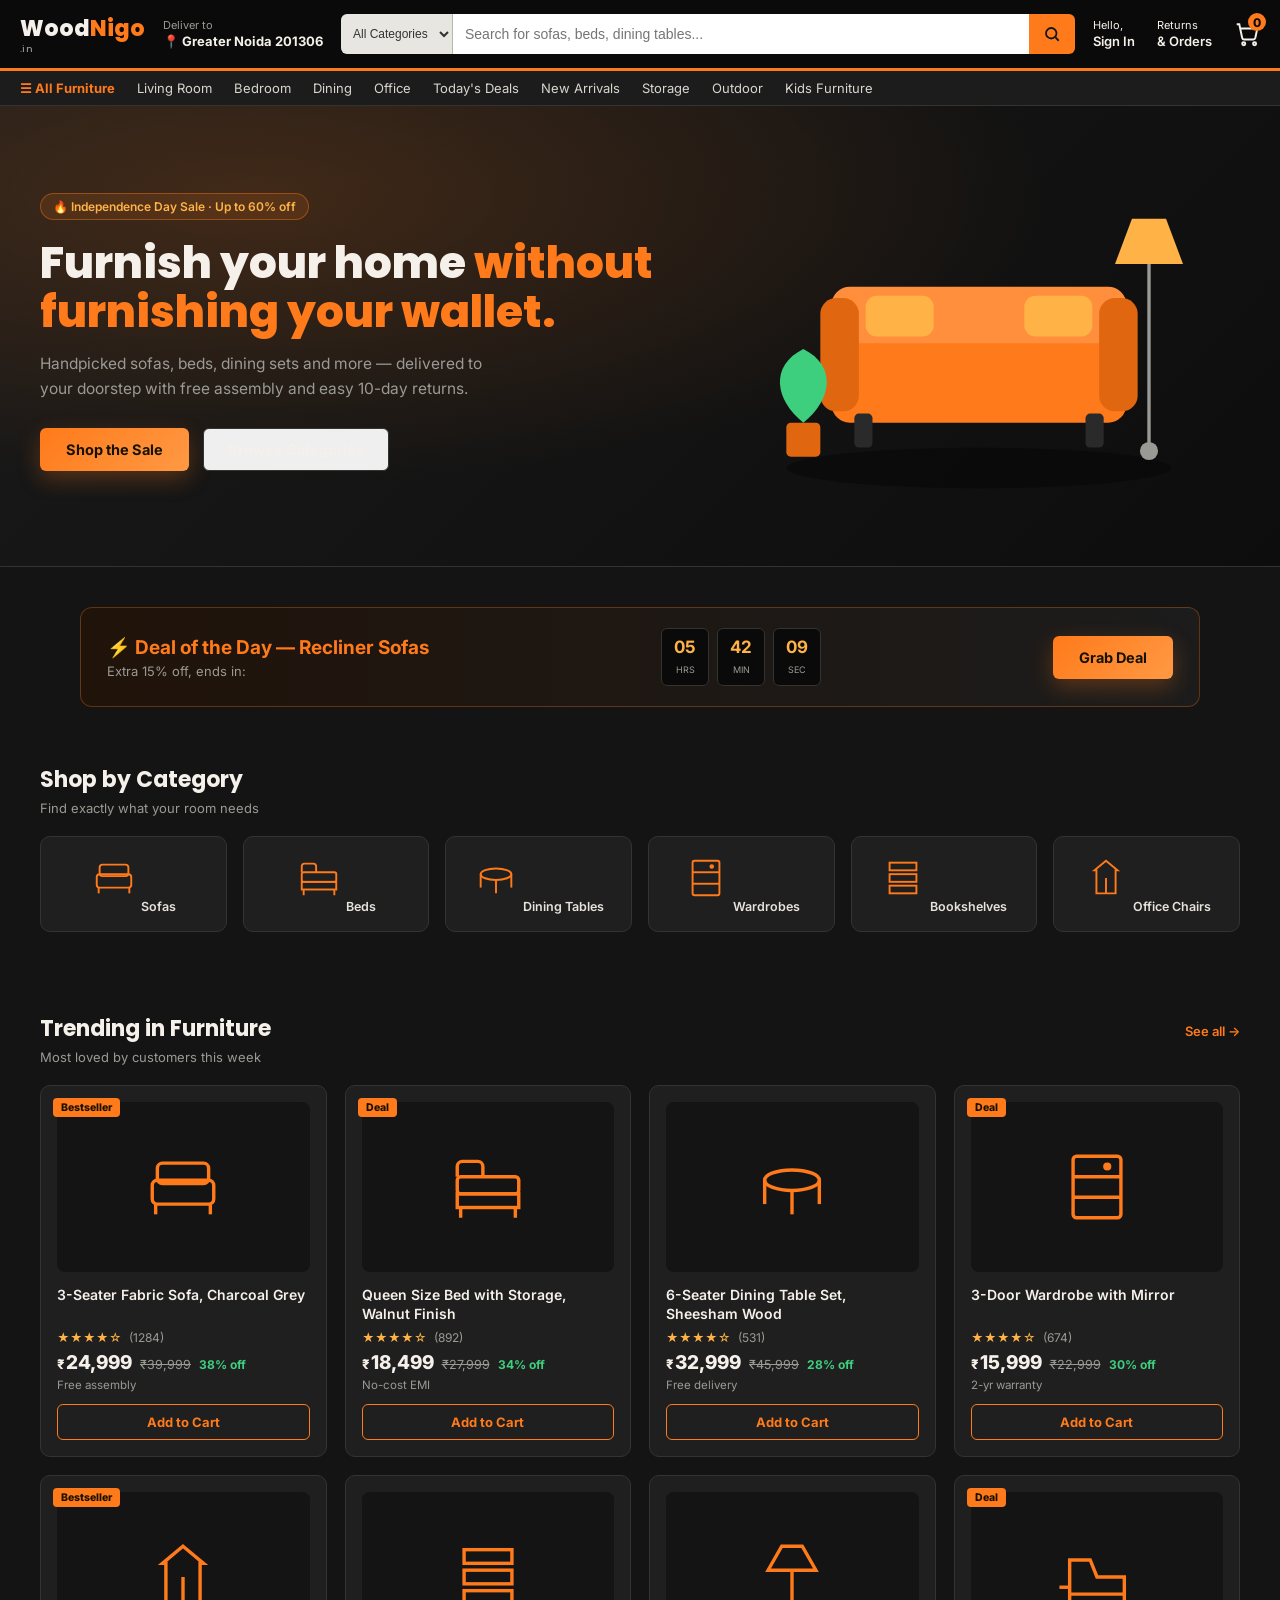
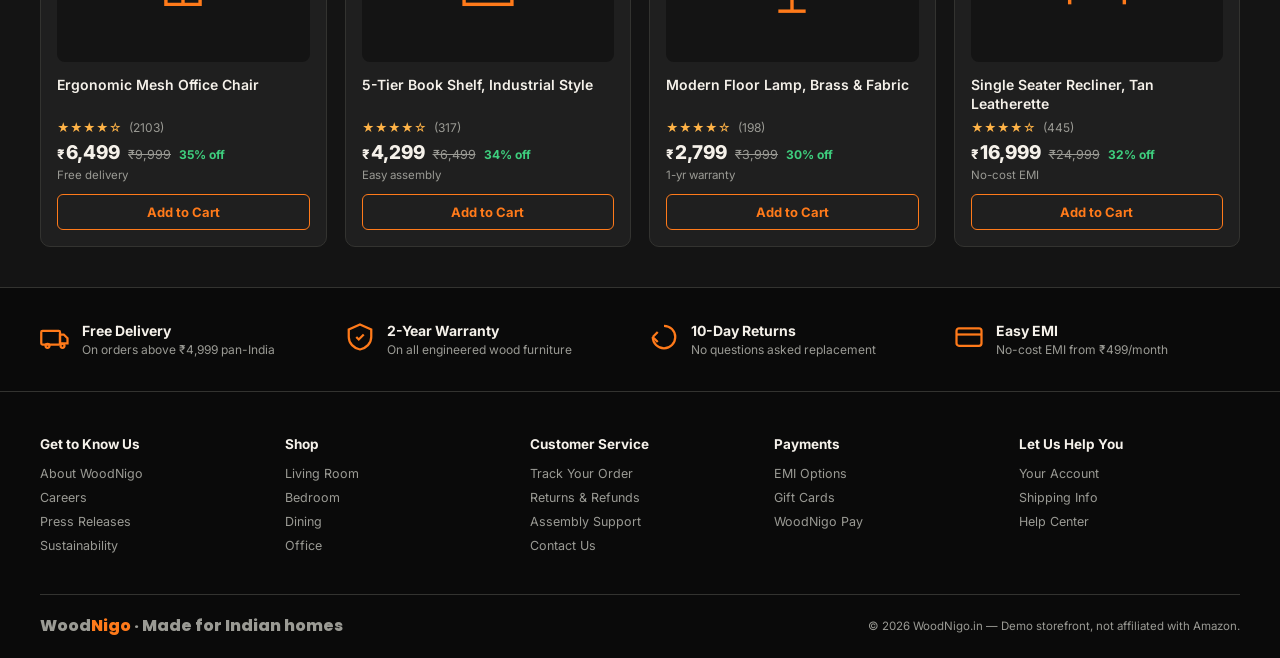
<file: index.html>
<!DOCTYPE html>
<html lang="en">
<head>
<meta charset="UTF-8">
<meta name="viewport" content="width=device-width, initial-scale=1.0">
  <meta name="description" content="WoodNigo furniture storefront theme">
<title>WoodNigo — Furniture for Every Home</title>
<link rel="preconnect" href="https://fonts.googleapis.com">
<link href="https://fonts.googleapis.com/css2?family=Poppins:wght@500;600;700;800&family=Inter:wght@400;500;600&display=swap" rel="stylesheet">
  <link rel="stylesheet" href="assets/style.css">
</head>
<body>

<!-- TOP BAR -->
<div class="topbar">
  <div class="logo" onclick="window.scrollTo({top:0,behavior:'smooth'})">
    <div>
      <div><span class="b1">Wood</span><span class="b2">Nigo</span></div>
      <div class="logo-tag">.in</div>
    </div>
  </div>
  <div class="deliver">
    <span>Deliver to</span>
    <strong>📍 Greater Noida 201306</strong>
  </div>
  <div class="searchbar">
    <select>
      <option>All Categories</option>
      <option>Sofas</option>
      <option>Beds</option>
      <option>Dining</option>
      <option>Storage</option>
    </select>
    <input type="text" placeholder="Search for sofas, beds, dining tables...">
    <button aria-label="Search">
      <svg width="18" height="18" viewBox="0 0 24 24" fill="none" stroke="#141414" stroke-width="2.4"><circle cx="11" cy="11" r="7"/><line x1="21" y1="21" x2="16.65" y2="16.65"/></svg>
    </button>
  </div>
  <div class="navlinks">
    <div class="navitem"><span>Hello,</span><strong>Sign In</strong></div>
    <div class="navitem"><span>Returns</span><strong>& Orders</strong></div>
    <div class="cart" onclick="toggleCart(true)">
      <svg width="26" height="26" viewBox="0 0 24 24" fill="none" stroke="#F5F1EA" stroke-width="1.8"><circle cx="9" cy="21" r="1.4"/><circle cx="19" cy="21" r="1.4"/><path d="M2.5 3h2.4l2.6 12.4a2 2 0 0 0 2 1.6h8.2a2 2 0 0 0 2-1.5L21.5 7H6"/></svg>
      <span class="cart-count" id="cartCount">0</span>
    </div>
  </div>
</div>

<!-- CATEGORY STRIP -->
<div class="catstrip">
  <a class="all">☰ All Furniture</a>
  <a href="#categories">Living Room</a>
  <a href="#categories">Bedroom</a>
  <a href="#categories">Dining</a>
  <a href="#categories">Office</a>
  <a href="#deals">Today's Deals</a>
  <a href="#categories">New Arrivals</a>
  <a href="#categories">Storage</a>
  <a href="#categories">Outdoor</a>
  <a href="#categories">Kids Furniture</a>
</div>

<!-- HERO -->
<section class="hero">
  <div>
    <div class="hero-eyebrow">🔥 Independence Day Sale · Up to 60% off</div>
    <h1>Furnish your home <span>without furnishing your wallet.</span></h1>
    <p>Handpicked sofas, beds, dining sets and more — delivered to your doorstep with free assembly and easy 10-day returns.</p>
    <div class="hero-ctas">
      <button class="btn-primary" onclick="document.getElementById('deals').scrollIntoView({behavior:'smooth'})">Shop the Sale</button>
      <button class="btn-ghost" onclick="document.getElementById('categories').scrollIntoView({behavior:'smooth'})">Browse Categories</button>
    </div>
  </div>
  <div class="hero-visual">
    <svg viewBox="0 0 400 300" fill="none">
      <ellipse cx="200" cy="270" rx="170" ry="18" fill="#000" opacity="0.35"/>
      <!-- sofa -->
      <rect x="70" y="140" width="260" height="90" rx="16" fill="#FF7A1A"/>
      <rect x="70" y="110" width="260" height="50" rx="16" fill="#ff8f3d"/>
      <rect x="60" y="120" width="34" height="100" rx="14" fill="#e0670f"/>
      <rect x="306" y="120" width="34" height="100" rx="14" fill="#e0670f"/>
      <rect x="100" y="118" width="60" height="36" rx="10" fill="#ffb347"/>
      <rect x="240" y="118" width="60" height="36" rx="10" fill="#ffb347"/>
      <rect x="90" y="222" width="16" height="30" rx="4" fill="#2a2a2a"/>
      <rect x="294" y="222" width="16" height="30" rx="4" fill="#2a2a2a"/>
      <!-- lamp -->
      <line x1="350" y1="250" x2="350" y2="90" stroke="#9a9a94" stroke-width="3"/>
      <path d="M320 90 L380 90 L365 50 L335 50 Z" fill="#FFB347"/>
      <circle cx="350" cy="255" r="8" fill="#9a9a94"/>
      <!-- plant -->
      <rect x="30" y="230" width="30" height="30" rx="4" fill="#e0670f"/>
      <path d="M45 230 C20 210 15 180 45 165 C75 180 70 210 45 230" fill="#3ecf7e"/>
    </svg>
  </div>
</section>

<!-- DEAL STRIP -->
<div class="section" style="padding-bottom:8px;" id="deals">
  <div class="deal-strip">
    <div class="txt">
      <strong>⚡ Deal of the Day — Recliner Sofas</strong>
      <p>Extra 15% off, ends in:</p>
    </div>
    <div class="timer">
      <div><b id="hh">05</b><small>HRS</small></div>
      <div><b id="mm">42</b><small>MIN</small></div>
      <div><b id="ss">10</b><small>SEC</small></div>
    </div>
    <button class="btn-primary" onclick="document.getElementById('bestsellers').scrollIntoView({behavior:'smooth'})">Grab Deal</button>
  </div>
</div>

<!-- CATEGORY GRID -->
<section class="section" id="categories">
  <div class="section-head">
    <div>
      <h2>Shop by Category</h2>
      <div class="sub">Find exactly what your room needs</div>
    </div>
  </div>
  <div class="catgrid">
    <div class="catcard">
      <svg viewBox="0 0 48 48" fill="none" stroke="#FF7A1A" stroke-width="2"><rect x="6" y="20" width="36" height="14" rx="3"/><rect x="9" y="10" width="30" height="12" rx="3"/><line x1="8" y1="34" x2="8" y2="40"/><line x1="40" y1="34" x2="40" y2="40"/></svg>
      <span>Sofas</span>
    </div>
    <div class="catcard">
      <svg viewBox="0 0 48 48" fill="none" stroke="#FF7A1A" stroke-width="2"><rect x="6" y="18" width="36" height="10" rx="2"/><rect x="6" y="28" width="36" height="8"/><line x1="8" y1="36" x2="8" y2="42"/><line x1="40" y1="36" x2="40" y2="42"/><path d="M6 18 v-6 a3 3 0 0 1 3-3 h9 a3 3 0 0 1 3 3 v6" /></svg>
      <span>Beds</span>
    </div>
    <div class="catcard">
      <svg viewBox="0 0 48 48" fill="none" stroke="#FF7A1A" stroke-width="2"><ellipse cx="24" cy="20" rx="16" ry="6"/><line x1="8" y1="20" x2="8" y2="34"/><line x1="40" y1="20" x2="40" y2="34"/><line x1="24" y1="26" x2="24" y2="40"/></svg>
      <span>Dining Tables</span>
    </div>
    <div class="catcard">
      <svg viewBox="0 0 48 48" fill="none" stroke="#FF7A1A" stroke-width="2"><rect x="10" y="6" width="28" height="36" rx="2"/><line x1="10" y1="18" x2="38" y2="18"/><line x1="10" y1="30" x2="38" y2="30"/><circle cx="30" cy="12" r="1.4" fill="#FF7A1A"/></svg>
      <span>Wardrobes</span>
    </div>
    <div class="catcard">
      <svg viewBox="0 0 48 48" fill="none" stroke="#FF7A1A" stroke-width="2"><rect x="10" y="8" width="28" height="8"/><rect x="10" y="20" width="28" height="8"/><rect x="10" y="32" width="28" height="8"/></svg>
      <span>Bookshelves</span>
    </div>
    <div class="catcard">
      <svg viewBox="0 0 48 48" fill="none" stroke="#FF7A1A" stroke-width="2"><path d="M24 6 L36 16 L34 16 L34 40 L14 40 L14 16 L12 16 Z"/><line x1="24" y1="24" x2="24" y2="40"/></svg>
      <span>Office Chairs</span>
    </div>
  </div>
</section>

<!-- BESTSELLERS -->
<section class="section" id="bestsellers">
  <div class="section-head">
    <div>
      <h2>Trending in Furniture</h2>
      <div class="sub">Most loved by customers this week</div>
    </div>
    <a class="seeall" href="#">See all →</a>
  </div>
  <div class="prodgrid" id="prodGrid"></div>
</section>

<!-- TRUST STRIP -->
<div class="trust">
  <div class="trust-item">
    <svg viewBox="0 0 24 24" fill="none" stroke="currentColor" stroke-width="1.8"><rect x="1" y="7" width="15" height="11" rx="1"/><path d="M16 10h3l3 3v4h-6z"/><circle cx="6" cy="19" r="1.6"/><circle cx="18" cy="19" r="1.6"/></svg>
    <div><strong>Free Delivery</strong><p>On orders above ₹4,999 pan-India</p></div>
  </div>
  <div class="trust-item">
    <svg viewBox="0 0 24 24" fill="none" stroke="currentColor" stroke-width="1.8"><path d="M12 2 L21 6 v6 c0 5-4 9-9 10-5-1-9-5-9-10V6z"/><path d="M9 12l2 2 4-4"/></svg>
    <div><strong>2-Year Warranty</strong><p>On all engineered wood furniture</p></div>
  </div>
  <div class="trust-item">
    <svg viewBox="0 0 24 24" fill="none" stroke="currentColor" stroke-width="1.8"><path d="M3 12a9 9 0 1 0 9-9"/><path d="M3 12l4-4M3 12l4 4"/></svg>
    <div><strong>10-Day Returns</strong><p>No questions asked replacement</p></div>
  </div>
  <div class="trust-item">
    <svg viewBox="0 0 24 24" fill="none" stroke="currentColor" stroke-width="1.8"><rect x="2" y="5" width="20" height="14" rx="2"/><line x1="2" y1="10" x2="22" y2="10"/></svg>
    <div><strong>Easy EMI</strong><p>No-cost EMI from ₹499/month</p></div>
  </div>
</div>

<!-- FOOTER -->
<footer>
  <div class="foot-grid">
    <div class="foot-col">
      <h4>Get to Know Us</h4>
      <a href="#">About WoodNigo</a>
      <a href="#">Careers</a>
      <a href="#">Press Releases</a>
      <a href="#">Sustainability</a>
    </div>
    <div class="foot-col">
      <h4>Shop</h4>
      <a href="#">Living Room</a>
      <a href="#">Bedroom</a>
      <a href="#">Dining</a>
      <a href="#">Office</a>
    </div>
    <div class="foot-col">
      <h4>Customer Service</h4>
      <a href="#">Track Your Order</a>
      <a href="#">Returns & Refunds</a>
      <a href="#">Assembly Support</a>
      <a href="#">Contact Us</a>
    </div>
    <div class="foot-col">
      <h4>Payments</h4>
      <a href="#">EMI Options</a>
      <a href="#">Gift Cards</a>
      <a href="#">WoodNigo Pay</a>
    </div>
    <div class="foot-col">
      <h4>Let Us Help You</h4>
      <a href="#">Your Account</a>
      <a href="#">Shipping Info</a>
      <a href="#">Help Center</a>
    </div>
  </div>
  <div class="foot-bottom">
    <div class="foot-logo"><span>Wood</span><span class="b2">Nigo</span> · Made for Indian homes</div>
    <div>© 2026 WoodNigo.in — Demo storefront, not affiliated with Amazon.</div>
  </div>
</footer>

<!-- CART DRAWER -->
<div class="overlay" id="overlay" onclick="toggleCart(false)"></div>
<div class="drawer" id="drawer">
  <div class="drawer-head">
    <h3>Your Cart</h3>
    <button onclick="toggleCart(false)">×</button>
  </div>
  <div class="drawer-body" id="drawerBody"></div>
  <div class="drawer-foot">
    <div class="total-row"><span>Total</span><span id="cartTotal">0</span></div>
    <button class="btn-primary" style="width:100%;text-align:center;" onclick="checkout()">Proceed to Checkout</button>
  </div>
</div>

<div class="toast" id="toast"></div>
  <script src="assets/script.js"></script>
</body>
</html>
</file>
<file: assets/style.css>
:root{
    --bg:#141414;
    --bg-deep:#0a0a0a;
    --card:#1f1f1f;
    --card-hover:#262626;
    --orange:#FF7A1A;
    --amber:#FFB347;
    --cream:#F5F1EA;
    --muted:#9a9a94;
    --line:#333330;
    --success:#3ecf7e;
  }
  *{margin:0;padding:0;box-sizing:border-box;}
  body{
    background:var(--bg);
    color:var(--cream);
    font-family:'Inter',sans-serif;
    -webkit-font-smoothing:antialiased;
  }
  h1,h2,h3,.display{font-family:'Poppins',sans-serif;}
  a{color:inherit;text-decoration:none;}
  ul{list-style:none;}
  img{max-width:100%;display:block;}
  button{font-family:inherit;cursor:pointer;border:none;}

  /* ---------- TOP BAR ---------- */
  .topbar{
    background:var(--bg-deep);
    display:flex;
    align-items:center;
    gap:18px;
    padding:12px 20px;
    position:sticky;
    top:0;
    z-index:100;
    border-bottom:3px solid var(--orange);
  }
  .logo{
    display:flex;
    align-items:baseline;
    gap:2px;
    font-family:'Poppins',sans-serif;
    font-weight:800;
    font-size:22px;
    flex-shrink:0;
    cursor:pointer;
  }
  .logo .b1{color:var(--cream);}
  .logo .b2{color:var(--orange);}
  .logo-tag{font-size:9px;color:var(--muted);font-weight:500;letter-spacing:.4px;margin-top:-2px;}

  .deliver{
    display:flex;
    flex-direction:column;
    font-size:11px;
    color:var(--muted);
    line-height:1.3;
    flex-shrink:0;
    cursor:pointer;
  }
  .deliver strong{color:var(--cream);font-size:13px;}

  .searchbar{
    flex:1;
    display:flex;
    max-width:760px;
    height:40px;
    border-radius:6px;
    overflow:hidden;
  }
  .searchbar select{
    background:#e8e6e1;
    border:none;
    padding:0 8px;
    font-size:12px;
    color:#333;
    border-right:1px solid #b7b5af;
  }
  .searchbar input{
    flex:1;
    border:none;
    padding:0 12px;
    font-size:14px;
    outline:none;
  }
  .searchbar button{
    width:46px;
    background:var(--orange);
    display:flex;
    align-items:center;
    justify-content:center;
  }
  .searchbar button:hover{background:var(--amber);}

  .navlinks{
    display:flex;
    align-items:center;
    gap:22px;
    flex-shrink:0;
  }
  .navitem{
    font-size:11px;
    line-height:1.3;
    cursor:pointer;
    white-space:nowrap;
  }
  .navitem strong{display:block;font-size:13px;font-weight:600;}
  .navitem:hover strong{color:var(--orange);}

  .cart{
    display:flex;
    align-items:center;
    gap:6px;
    cursor:pointer;
    position:relative;
  }
  .cart-count{
    background:var(--orange);
    color:var(--bg-deep);
    font-weight:800;
    font-size:12px;
    width:18px;height:18px;
    border-radius:50%;
    display:flex;align-items:center;justify-content:center;
    position:absolute;
    top:-8px;left:14px;
  }

  /* ---------- CATEGORY STRIP ---------- */
  .catstrip{
    background:#1c1c1c;
    display:flex;
    gap:22px;
    padding:9px 20px;
    font-size:13px;
    overflow-x:auto;
    border-bottom:1px solid var(--line);
  }
  .catstrip a{white-space:nowrap;color:#d9d6cf;}
  .catstrip a:hover{color:var(--orange);}
  .catstrip .all{font-weight:700;color:var(--orange);}

  /* ---------- HERO ---------- */
  .hero{
    background:
      radial-gradient(ellipse at 20% 20%, rgba(255,122,26,.18), transparent 55%),
      linear-gradient(135deg,#1a1a1a 0%, #0d0d0d 100%);
    padding:56px 40px 64px;
    display:grid;
    grid-template-columns:1.1fr 0.9fr;
    align-items:center;
    gap:40px;
    border-bottom:1px solid var(--line);
  }
  .hero-eyebrow{
    display:inline-flex;
    align-items:center;
    gap:8px;
    background:rgba(255,122,26,.12);
    border:1px solid rgba(255,122,26,.4);
    color:var(--amber);
    font-size:12px;
    font-weight:600;
    padding:5px 12px;
    border-radius:20px;
    margin-bottom:18px;
  }
  .hero h1{
    font-size:44px;
    line-height:1.12;
    font-weight:800;
    margin-bottom:16px;
  }
  .hero h1 span{color:var(--orange);}
  .hero p{
    color:var(--muted);
    font-size:15.5px;
    max-width:460px;
    margin-bottom:26px;
    line-height:1.6;
  }
  .hero-ctas{display:flex;gap:14px;}
  .btn-primary{
    background:linear-gradient(135deg,var(--orange),#ff9944);
    color:#161200;
    font-weight:700;
    font-size:14.5px;
    padding:13px 26px;
    border-radius:6px;
    box-shadow:0 8px 22px rgba(255,122,26,.28);
  }
  .btn-primary:hover{filter:brightness(1.08);}
  .btn-ghost{
    border:1.5px solid var(--line);
    color:var(--cream);
    font-weight:600;
    font-size:14.5px;
    padding:12px 24px;
    border-radius:6px;
  }
  .btn-ghost:hover{border-color:var(--orange);color:var(--orange);}

  .hero-visual{
    position:relative;
    height:340px;
    display:flex;
    align-items:center;
    justify-content:center;
  }
  .hero-visual svg{width:100%;height:100%;}

  /* ---------- SECTION WRAP ---------- */
  .section{padding:40px 40px;}
  .section-head{
    display:flex;
    align-items:baseline;
    justify-content:space-between;
    margin-bottom:20px;
  }
  .section-head h2{font-size:22px;font-weight:700;}
  .section-head .sub{color:var(--muted);font-size:13px;margin-top:4px;}
  .seeall{color:var(--orange);font-size:13px;font-weight:600;}
  .seeall:hover{color:var(--amber);}

  /* ---------- CATEGORY GRID ---------- */
  .catgrid{
    display:grid;
    grid-template-columns:repeat(6,1fr);
    gap:16px;
  }
  .catcard{
    background:var(--card);
    border:1px solid var(--line);
    border-radius:10px;
    padding:18px 12px 16px;
    text-align:center;
    transition:.15s;
    cursor:pointer;
  }
  .catcard:hover{background:var(--card-hover);border-color:var(--orange);transform:translateY(-3px);}
  .catcard svg{width:46px;height:46px;margin:0 auto 10px;}
  .catcard span{font-size:12.5px;font-weight:600;color:#e6e3db;}

  /* ---------- DEAL STRIP ---------- */
  .deal-strip{
    background:linear-gradient(90deg,#20130a,#1c1c1c);
    border:1px solid rgba(255,122,26,.3);
    border-radius:12px;
    padding:20px 26px;
    display:flex;
    align-items:center;
    justify-content:space-between;
    margin:0 40px 8px;
  }
  .deal-strip .txt strong{color:var(--orange);font-size:19px;}
  .deal-strip .txt p{color:var(--muted);font-size:13px;margin-top:4px;}
  .timer{display:flex;gap:8px;}
  .timer div{
    background:var(--bg-deep);
    border:1px solid var(--line);
    border-radius:6px;
    padding:8px 10px;
    text-align:center;
    min-width:48px;
  }
  .timer div b{display:block;font-size:17px;color:var(--amber);}
  .timer div small{font-size:9px;color:var(--muted);}

  /* ---------- PRODUCT GRID ---------- */
  .prodgrid{
    display:grid;
    grid-template-columns:repeat(4,1fr);
    gap:18px;
  }
  .prodcard{
    background:var(--card);
    border:1px solid var(--line);
    border-radius:10px;
    padding:16px;
    display:flex;
    flex-direction:column;
    transition:.15s;
    position:relative;
  }
  .prodcard:hover{border-color:var(--orange);transform:translateY(-4px);box-shadow:0 12px 24px rgba(0,0,0,.35);}
  .badge{
    position:absolute;top:12px;left:12px;
    background:var(--orange);
    color:#1a1200;
    font-size:10.5px;
    font-weight:800;
    padding:3px 8px;
    border-radius:4px;
    z-index:2;
  }
  .prod-thumb{
    background:#141414;
    border-radius:8px;
    height:170px;
    display:flex;
    align-items:center;
    justify-content:center;
    margin-bottom:14px;
  }
  .prod-thumb svg{width:82px;height:82px;}
  .prod-title{font-size:14px;font-weight:600;line-height:1.35;margin-bottom:6px;min-height:38px;}
  .stars{color:var(--amber);font-size:12px;margin-bottom:6px;}
  .stars span{color:var(--muted);margin-left:4px;}
  .price-row{display:flex;align-items:baseline;gap:8px;margin-bottom:4px;}
  .price-now{font-size:19px;font-weight:800;color:var(--cream);}
  .price-now::before{content:"₹";font-size:13px;margin-right:1px;}
  .price-old{font-size:12.5px;color:var(--muted);text-decoration:line-through;}
  .price-off{font-size:12px;color:var(--success);font-weight:700;}
  .prod-meta{font-size:11.5px;color:var(--muted);margin-bottom:12px;}
  .addbtn{
    margin-top:auto;
    background:transparent;
    border:1.5px solid var(--orange);
    color:var(--orange);
    font-weight:700;
    font-size:13px;
    padding:9px;
    border-radius:6px;
  }
  .addbtn:hover{background:var(--orange);color:#1a1200;}
  .addbtn.added{background:var(--success);border-color:var(--success);color:#092;color:#0a1a0f;}

  /* ---------- TRUST STRIP ---------- */
  .trust{
    display:grid;
    grid-template-columns:repeat(4,1fr);
    gap:18px;
    background:var(--bg-deep);
    padding:34px 40px;
    border-top:1px solid var(--line);
    border-bottom:1px solid var(--line);
  }
  .trust-item{display:flex;gap:12px;align-items:flex-start;}
  .trust-item svg{width:30px;height:30px;flex-shrink:0;color:var(--orange);}
  .trust-item strong{display:block;font-size:14px;margin-bottom:3px;}
  .trust-item p{font-size:12px;color:var(--muted);}

  /* ---------- FOOTER ---------- */
  footer{background:var(--bg-deep);padding:44px 40px 20px;}
  .foot-grid{
    display:grid;
    grid-template-columns:repeat(5,1fr);
    gap:24px;
    margin-bottom:32px;
  }
  .foot-col h4{font-size:13.5px;margin-bottom:14px;color:var(--cream);}
  .foot-col a{display:block;font-size:12.5px;color:var(--muted);margin-bottom:9px;}
  .foot-col a:hover{color:var(--orange);}
  .foot-bottom{
    border-top:1px solid var(--line);
    padding-top:18px;
    display:flex;
    justify-content:space-between;
    align-items:center;
    font-size:11.5px;
    color:var(--muted);
  }
  .foot-logo{font-family:'Poppins',sans-serif;font-weight:800;font-size:16px;}
  .foot-logo .b2{color:var(--orange);}

  /* ---------- CART DRAWER ---------- */
  .overlay{
    position:fixed;inset:0;background:rgba(0,0,0,.55);
    opacity:0;pointer-events:none;transition:.2s;z-index:200;
  }
  .overlay.open{opacity:1;pointer-events:auto;}
  .drawer{
    position:fixed;top:0;right:-400px;width:380px;height:100%;
    background:#1a1a1a;border-left:1px solid var(--line);
    z-index:201;transition:.25s;display:flex;flex-direction:column;
  }
  .drawer.open{right:0;}
  .drawer-head{
    padding:18px 20px;border-bottom:1px solid var(--line);
    display:flex;justify-content:space-between;align-items:center;
  }
  .drawer-head h3{font-size:17px;}
  .drawer-head button{background:none;color:var(--muted);font-size:22px;line-height:1;}
  .drawer-body{flex:1;overflow-y:auto;padding:14px 20px;}
  .drawer-empty{color:var(--muted);font-size:13.5px;text-align:center;margin-top:60px;}
  .cart-line{
    display:flex;gap:12px;padding:12px 0;border-bottom:1px solid var(--line);
  }
  .cart-line .thumb{
    width:56px;height:56px;background:#141414;border-radius:6px;
    display:flex;align-items:center;justify-content:center;flex-shrink:0;
  }
  .cart-line .thumb svg{width:32px;height:32px;}
  .cart-line-info{flex:1;}
  .cart-line-info .t{font-size:13px;font-weight:600;margin-bottom:4px;}
  .cart-line-info .p{font-size:13px;color:var(--orange);font-weight:700;}
  .cart-line-info .p::before{content:"₹";}
  .qty-row{display:flex;align-items:center;gap:8px;margin-top:6px;}
  .qty-row button{
    width:22px;height:22px;background:var(--card);border:1px solid var(--line);
    border-radius:4px;color:var(--cream);font-size:13px;
  }
  .qty-row .rm{color:#ff6b6b;font-size:11px;margin-left:auto;background:none;}
  .drawer-foot{
    border-top:1px solid var(--line);padding:16px 20px 20px;
  }
  .drawer-foot .total-row{display:flex;justify-content:space-between;font-size:15px;font-weight:700;margin-bottom:14px;}
  .drawer-foot .total-row span::before{content:"₹";}

  /* ---------- TOAST ---------- */
  .toast{
    position:fixed;bottom:24px;left:50%;transform:translateX(-50%) translateY(20px);
    background:#1f1f1f;border:1px solid var(--orange);color:var(--cream);
    padding:12px 22px;border-radius:8px;font-size:13.5px;font-weight:600;
    opacity:0;pointer-events:none;transition:.25s;z-index:300;
  }
  .toast.show{opacity:1;transform:translateX(-50%) translateY(0);}

  @media(max-width:1100px){
    .prodgrid{grid-template-columns:repeat(2,1fr);}
    .catgrid{grid-template-columns:repeat(3,1fr);}
    .hero{grid-template-columns:1fr;padding:40px 24px;}
    .hero-visual{height:220px;order:-1;}
    .trust{grid-template-columns:repeat(2,1fr);}
    .foot-grid{grid-template-columns:repeat(2,1fr);}
    .searchbar{display:none;}
    .navlinks{gap:14px;}
  }
</file>
